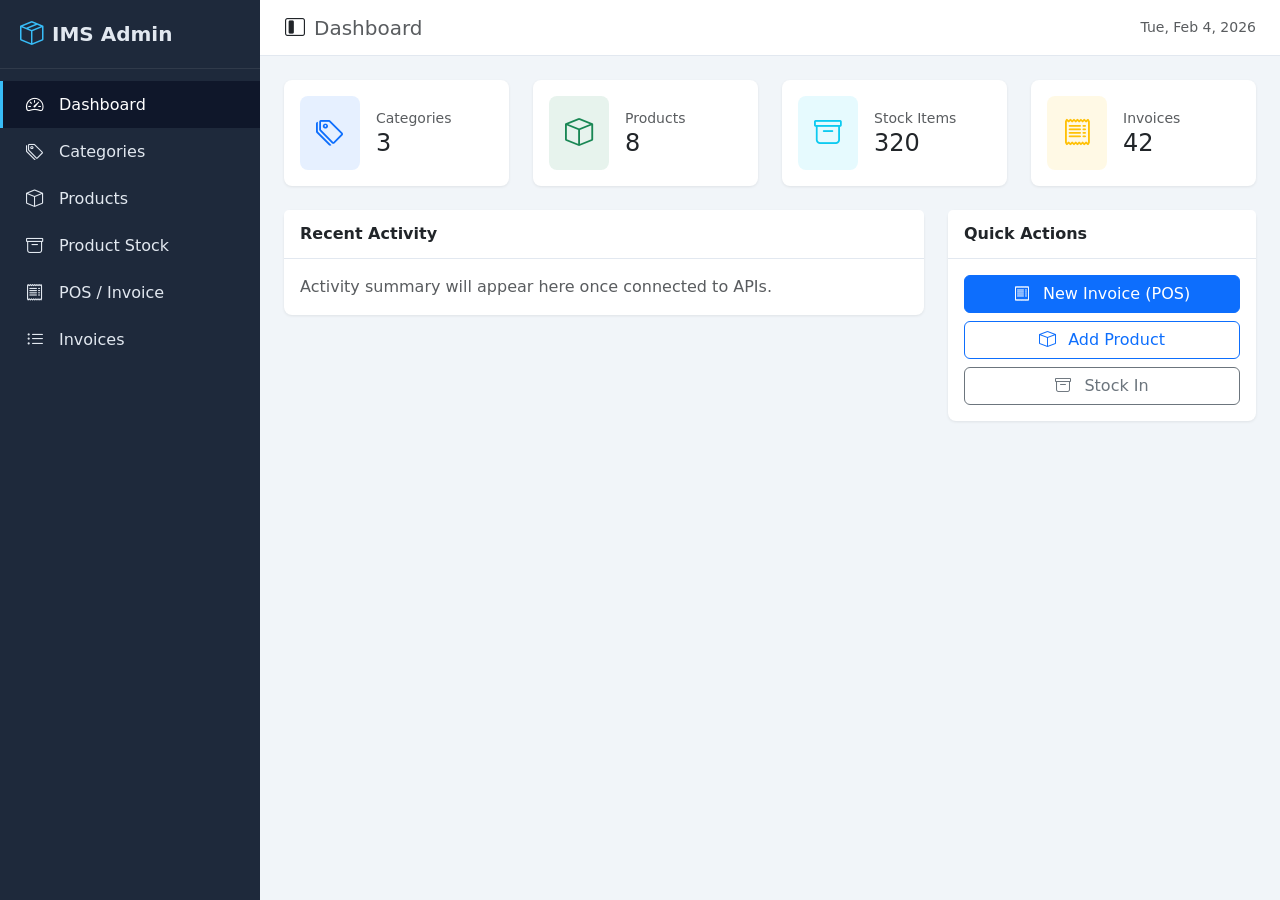
<file: HTML-Template IMS/index.html>
<!DOCTYPE html>
<html lang="en">
<head>
    <meta charset="utf-8">
    <meta http-equiv="refresh" content="0; url=dashboard.html">
    <title>IMS Admin</title>
</head>
<body>
    <p>Redirecting to <a href="dashboard.html">Dashboard</a>...</p>
</body>
</html>
</file>
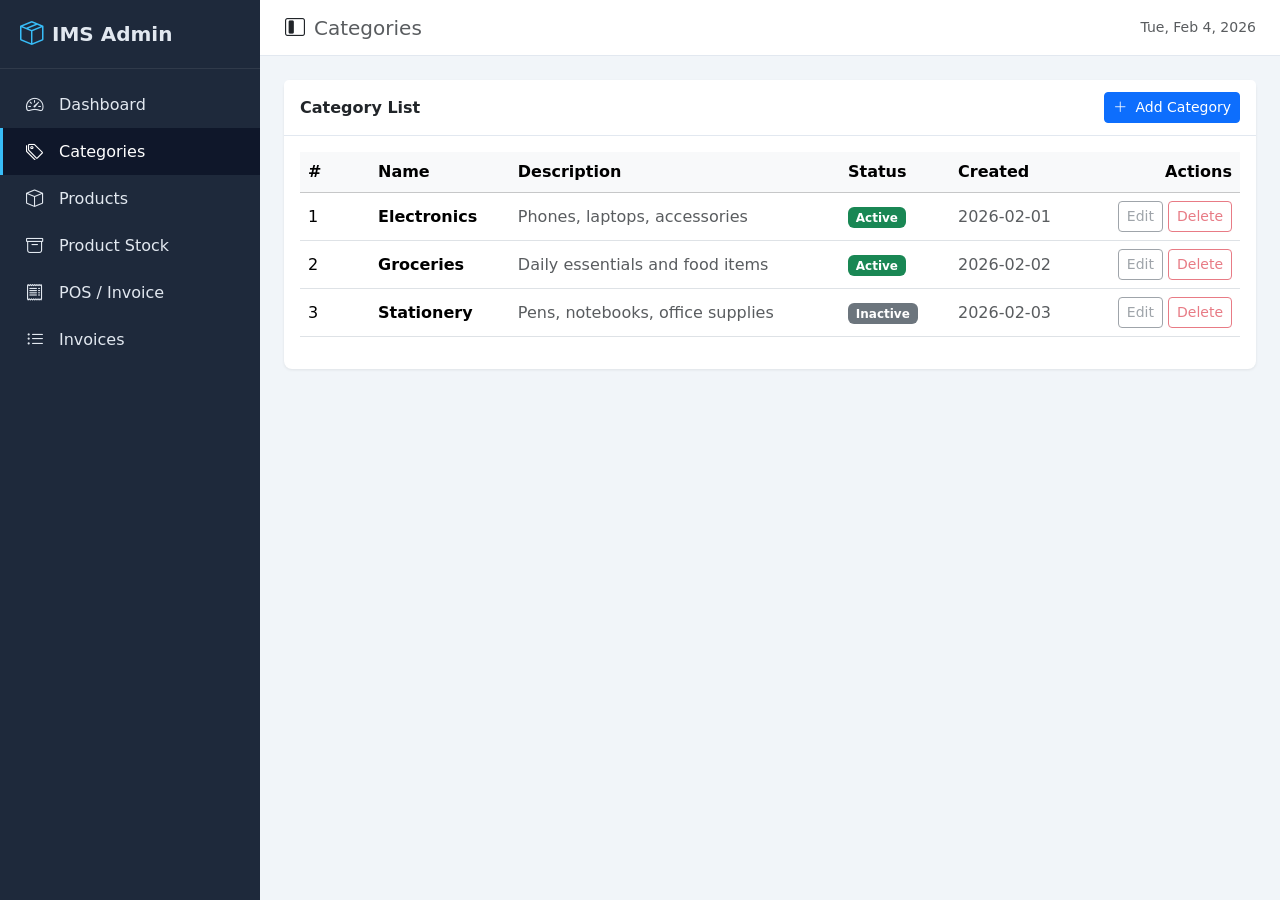
<file: HTML-Template IMS/categories.html>
<!DOCTYPE html>
<html lang="en">
<head>
    <meta charset="utf-8">
    <meta name="viewport" content="width=device-width, initial-scale=1">

    <title>Categories - IMS Admin</title>

    <!-- Bootstrap 5 CSS (CDN) -->
    <link href="https://cdn.jsdelivr.net/npm/bootstrap@5.3.2/dist/css/bootstrap.min.css" rel="stylesheet">
    <!-- Bootstrap Icons -->
    <link href="https://cdn.jsdelivr.net/npm/bootstrap-icons@1.11.1/font/bootstrap-icons.css" rel="stylesheet">
    <!-- Admin layout CSS -->
    <link href="css/admin.css" rel="stylesheet">
</head>
<body>
    <div class="admin-wrapper">
        <!-- Sidebar -->
        <aside class="admin-sidebar" id="adminSidebar">
            <div class="sidebar-brand">
                <i class="bi bi-box-seam"></i>
                <span>IMS Admin</span>
            </div>
            <nav class="nav flex-column">
                <a class="nav-link" href="dashboard.html">
                    <i class="bi bi-speedometer2"></i>
                    <span>Dashboard</span>
                </a>
                <a class="nav-link active" href="categories.html">
                    <i class="bi bi-tags"></i>
                    <span>Categories</span>
                </a>
                <a class="nav-link" href="products.html">
                    <i class="bi bi-box"></i>
                    <span>Products</span>
                </a>
                <a class="nav-link" href="stock.html">
                    <i class="bi bi-archive"></i>
                    <span>Product Stock</span>
                </a>
                <a class="nav-link" href="pos.html">
                    <i class="bi bi-receipt"></i>
                    <span>POS / Invoice</span>
                </a>
                <a class="nav-link" href="invoices.html">
                    <i class="bi bi-list-ul"></i>
                    <span>Invoices</span>
                </a>
            </nav>
        </aside>

        <!-- Main content area -->
        <main class="admin-main">
            <header class="admin-header">
                <div class="d-flex align-items-center gap-2">
                    <button class="btn btn-link d-none d-lg-inline p-0 text-dark" type="button" id="sidebarCollapseToggle" aria-label="Collapse sidebar">
                        <i class="bi bi-layout-sidebar-inset fs-5"></i>
                    </button>
                    <button class="btn btn-link d-lg-none p-0 text-dark" type="button" id="sidebarToggle" aria-label="Toggle sidebar">
                        <i class="bi bi-list fs-4"></i>
                    </button>
                    <h1 class="h5 mb-0 text-muted">Categories</h1>
                </div>
                <div class="d-flex align-items-center gap-2">
                    <span class="text-muted small">Tue, Feb 4, 2026</span>
                </div>
            </header>

            <div class="admin-content">
                <div class="card">
                    <div class="card-header d-flex justify-content-between align-items-center flex-wrap gap-2">
                        <span>Category List</span>
                        <button type="button" class="btn btn-sm btn-primary" data-bs-toggle="modal" data-bs-target="#categoryCreateModal">
                            <i class="bi bi-plus-lg me-1"></i> Add Category
                        </button>
                    </div>
                    <div class="card-body">
                        <div class="table-responsive">
                            <table class="table table-hover align-middle">
                                <thead class="table-light">
                                    <tr>
                                        <th style="width: 70px;">#</th>
                                        <th>Name</th>
                                        <th>Description</th>
                                        <th style="width: 110px;">Status</th>
                                        <th style="width: 130px;">Created</th>
                                        <th class="text-end" style="width: 160px;">Actions</th>
                                    </tr>
                                </thead>
                                <tbody>
                                    <!-- Static demo data (design only) -->
                                    <tr>
                                        <td>1</td>
                                        <td class="fw-semibold">Electronics</td>
                                        <td class="text-muted">Phones, laptops, accessories</td>
                                        <td><span class="badge text-bg-success">Active</span></td>
                                        <td class="text-muted">2026-02-01</td>
                                        <td class="text-end">
                                            <button type="button" class="btn btn-sm btn-outline-secondary" disabled>Edit</button>
                                            <button type="button" class="btn btn-sm btn-outline-danger" disabled>Delete</button>
                                        </td>
                                    </tr>
                                    <tr>
                                        <td>2</td>
                                        <td class="fw-semibold">Groceries</td>
                                        <td class="text-muted">Daily essentials and food items</td>
                                        <td><span class="badge text-bg-success">Active</span></td>
                                        <td class="text-muted">2026-02-02</td>
                                        <td class="text-end">
                                            <button type="button" class="btn btn-sm btn-outline-secondary" disabled>Edit</button>
                                            <button type="button" class="btn btn-sm btn-outline-danger" disabled>Delete</button>
                                        </td>
                                    </tr>
                                    <tr>
                                        <td>3</td>
                                        <td class="fw-semibold">Stationery</td>
                                        <td class="text-muted">Pens, notebooks, office supplies</td>
                                        <td><span class="badge text-bg-secondary">Inactive</span></td>
                                        <td class="text-muted">2026-02-03</td>
                                        <td class="text-end">
                                            <button type="button" class="btn btn-sm btn-outline-secondary" disabled>Edit</button>
                                            <button type="button" class="btn btn-sm btn-outline-danger" disabled>Delete</button>
                                        </td>
                                    </tr>
                                </tbody>
                            </table>
                        </div>
                    </div>
                </div>

                <!-- Add Category Modal -->
                <div class="modal fade" id="categoryCreateModal" tabindex="-1" aria-hidden="true">
                    <div class="modal-dialog modal-lg modal-dialog-centered">
                        <div class="modal-content">
                            <form action="#" method="POST" onsubmit="return false;">
                                <div class="modal-header">
                                    <h5 class="modal-title">Add Category</h5>
                                    <button type="button" class="btn-close" data-bs-dismiss="modal" aria-label="Close"></button>
                                </div>
                                <div class="modal-body">
                                    <div class="mb-3">
                                        <label class="form-label" for="categoryName">Name <span class="text-danger">*</span></label>
                                        <input type="text" name="name" id="categoryName" class="form-control" placeholder="e.g. Electronics" maxlength="255" required>
                                    </div>

                                    <div class="mb-3">
                                        <label class="form-label" for="categoryDescription">Description</label>
                                        <textarea name="description" id="categoryDescription" class="form-control" rows="3" placeholder="Optional description"></textarea>
                                    </div>

                                    <div class="form-check">
                                        <input class="form-check-input" type="checkbox" name="status" value="1" id="categoryStatus" checked>
                                        <label class="form-check-label" for="categoryStatus">Active</label>
                                    </div>
                                </div>
                                <div class="modal-footer">
                                    <button type="button" class="btn btn-outline-secondary" data-bs-dismiss="modal">Cancel</button>
                                    <button type="button" class="btn btn-primary" data-bs-dismiss="modal">
                                        <i class="bi bi-check2-circle me-1"></i> Save
                                    </button>
                                </div>
                            </form>
                        </div>
                    </div>
                </div>

            </div>
        </main>
    </div>

    <!-- Bootstrap 5 JS (CDN) -->
    <script src="https://cdn.jsdelivr.net/npm/bootstrap@5.3.2/dist/js/bootstrap.bundle.min.js"></script>
    <!-- Admin layout JS -->
    <script src="js/admin.js"></script>
</body>
</html>
</file>
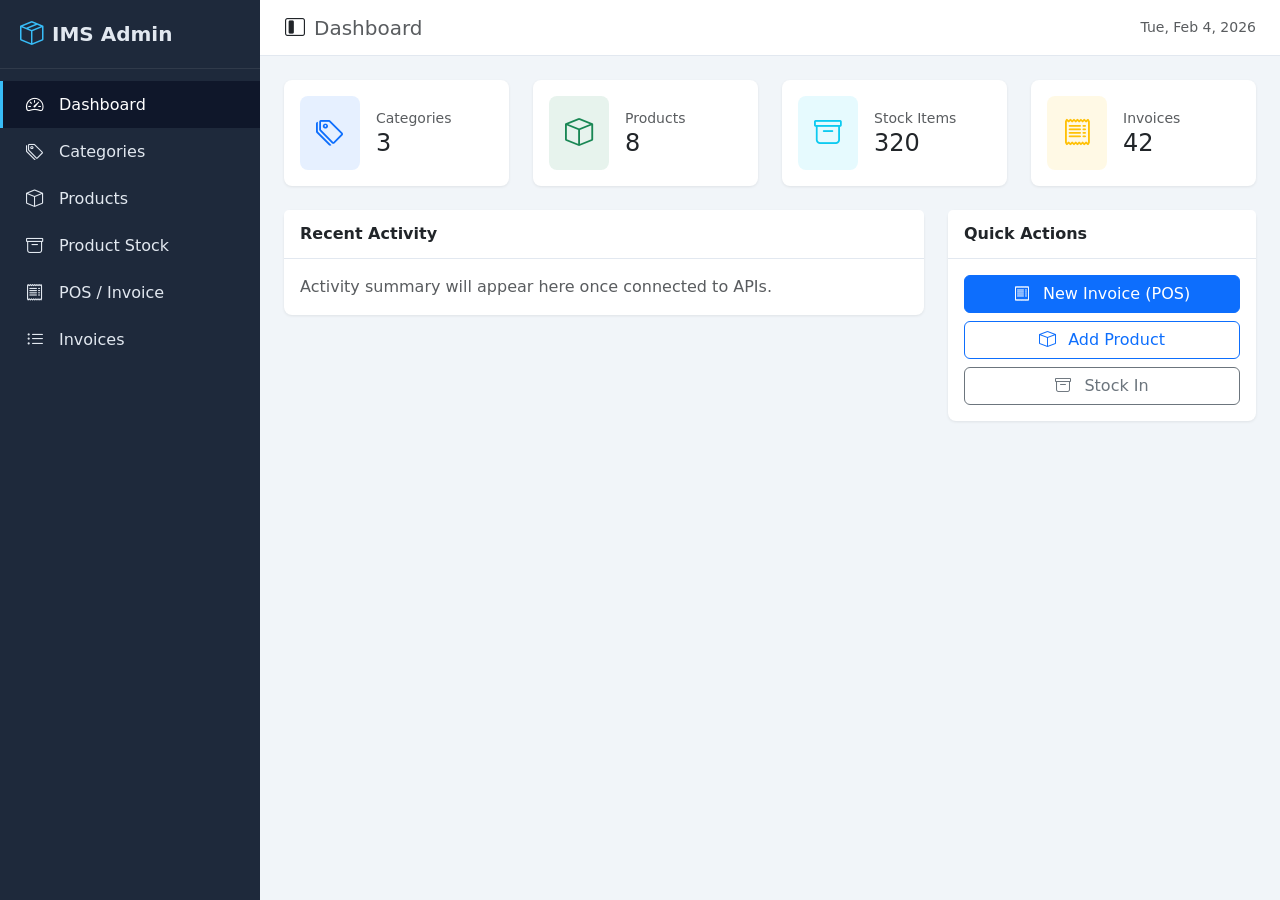
<file: HTML-Template IMS/dashboard.html>
<!DOCTYPE html>
<html lang="en">
<head>
    <meta charset="utf-8">
    <meta name="viewport" content="width=device-width, initial-scale=1">

    <title>Dashboard - IMS Admin</title>

    <!-- Bootstrap 5 CSS (CDN) -->
    <link href="https://cdn.jsdelivr.net/npm/bootstrap@5.3.2/dist/css/bootstrap.min.css" rel="stylesheet">
    <!-- Bootstrap Icons -->
    <link href="https://cdn.jsdelivr.net/npm/bootstrap-icons@1.11.1/font/bootstrap-icons.css" rel="stylesheet">
    <!-- Admin layout CSS -->
    <link href="css/admin.css" rel="stylesheet">
</head>
<body>
    <div class="admin-wrapper">
        <!-- Sidebar -->
        <aside class="admin-sidebar" id="adminSidebar">
            <div class="sidebar-brand">
                <i class="bi bi-box-seam"></i>
                <span>IMS Admin</span>
            </div>
            <nav class="nav flex-column">
                <a class="nav-link active" href="dashboard.html">
                    <i class="bi bi-speedometer2"></i>
                    <span>Dashboard</span>
                </a>
                <a class="nav-link" href="categories.html">
                    <i class="bi bi-tags"></i>
                    <span>Categories</span>
                </a>
                <a class="nav-link" href="products.html">
                    <i class="bi bi-box"></i>
                    <span>Products</span>
                </a>
                <a class="nav-link" href="stock.html">
                    <i class="bi bi-archive"></i>
                    <span>Product Stock</span>
                </a>
                <a class="nav-link" href="pos.html">
                    <i class="bi bi-receipt"></i>
                    <span>POS / Invoice</span>
                </a>
                <a class="nav-link" href="invoices.html">
                    <i class="bi bi-list-ul"></i>
                    <span>Invoices</span>
                </a>
            </nav>
        </aside>

        <!-- Main content area -->
        <main class="admin-main">
            <header class="admin-header">
                <div class="d-flex align-items-center gap-2">
                    <button class="btn btn-link d-none d-lg-inline p-0 text-dark" type="button" id="sidebarCollapseToggle" aria-label="Collapse sidebar">
                        <i class="bi bi-layout-sidebar-inset fs-5"></i>
                    </button>
                    <button class="btn btn-link d-lg-none p-0 text-dark" type="button" id="sidebarToggle" aria-label="Toggle sidebar">
                        <i class="bi bi-list fs-4"></i>
                    </button>
                    <h1 class="h5 mb-0 text-muted">Dashboard</h1>
                </div>
                <div class="d-flex align-items-center gap-2">
                    <span class="text-muted small">Tue, Feb 4, 2026</span>
                </div>
            </header>

            <div class="admin-content">
                <div class="row g-4 mb-4">
                    <div class="col-sm-6 col-xl-3">
                        <div class="card h-100">
                            <div class="card-body d-flex align-items-center gap-3">
                                <div class="rounded-3 bg-primary bg-opacity-10 p-3">
                                    <i class="bi bi-tags text-primary fs-3"></i>
                                </div>
                                <div>
                                    <p class="text-muted small mb-0">Categories</p>
                                    <h4 class="mb-0">3</h4>
                                </div>
                            </div>
                        </div>
                    </div>
                    <div class="col-sm-6 col-xl-3">
                        <div class="card h-100">
                            <div class="card-body d-flex align-items-center gap-3">
                                <div class="rounded-3 bg-success bg-opacity-10 p-3">
                                    <i class="bi bi-box text-success fs-3"></i>
                                </div>
                                <div>
                                    <p class="text-muted small mb-0">Products</p>
                                    <h4 class="mb-0">8</h4>
                                </div>
                            </div>
                        </div>
                    </div>
                    <div class="col-sm-6 col-xl-3">
                        <div class="card h-100">
                            <div class="card-body d-flex align-items-center gap-3">
                                <div class="rounded-3 bg-info bg-opacity-10 p-3">
                                    <i class="bi bi-archive text-info fs-3"></i>
                                </div>
                                <div>
                                    <p class="text-muted small mb-0">Stock Items</p>
                                    <h4 class="mb-0">320</h4>
                                </div>
                            </div>
                        </div>
                    </div>
                    <div class="col-sm-6 col-xl-3">
                        <div class="card h-100">
                            <div class="card-body d-flex align-items-center gap-3">
                                <div class="rounded-3 bg-warning bg-opacity-10 p-3">
                                    <i class="bi bi-receipt text-warning fs-3"></i>
                                </div>
                                <div>
                                    <p class="text-muted small mb-0">Invoices</p>
                                    <h4 class="mb-0">42</h4>
                                </div>
                            </div>
                        </div>
                    </div>
                </div>

                <div class="row g-4">
                    <div class="col-lg-8">
                        <div class="card">
                            <div class="card-header">Recent Activity</div>
                            <div class="card-body">
                                <p class="text-muted mb-0">Activity summary will appear here once connected to APIs.</p>
                            </div>
                        </div>
                    </div>
                    <div class="col-lg-4">
                        <div class="card">
                            <div class="card-header">Quick Actions</div>
                            <div class="card-body">
                                <div class="d-grid gap-2">
                                    <a href="pos.html" class="btn btn-primary">
                                        <i class="bi bi-receipt me-2"></i> New Invoice (POS)
                                    </a>
                                    <a href="products.html" class="btn btn-outline-primary">
                                        <i class="bi bi-box me-2"></i> Add Product
                                    </a>
                                    <a href="stock.html" class="btn btn-outline-secondary">
                                        <i class="bi bi-archive me-2"></i> Stock In
                                    </a>
                                </div>
                            </div>
                        </div>
                    </div>
                </div>
            </div>
        </main>
    </div>

    <!-- Bootstrap 5 JS (CDN) -->
    <script src="https://cdn.jsdelivr.net/npm/bootstrap@5.3.2/dist/js/bootstrap.bundle.min.js"></script>
    <!-- Admin layout JS -->
    <script src="js/admin.js"></script>
</body>
</html>
</file>
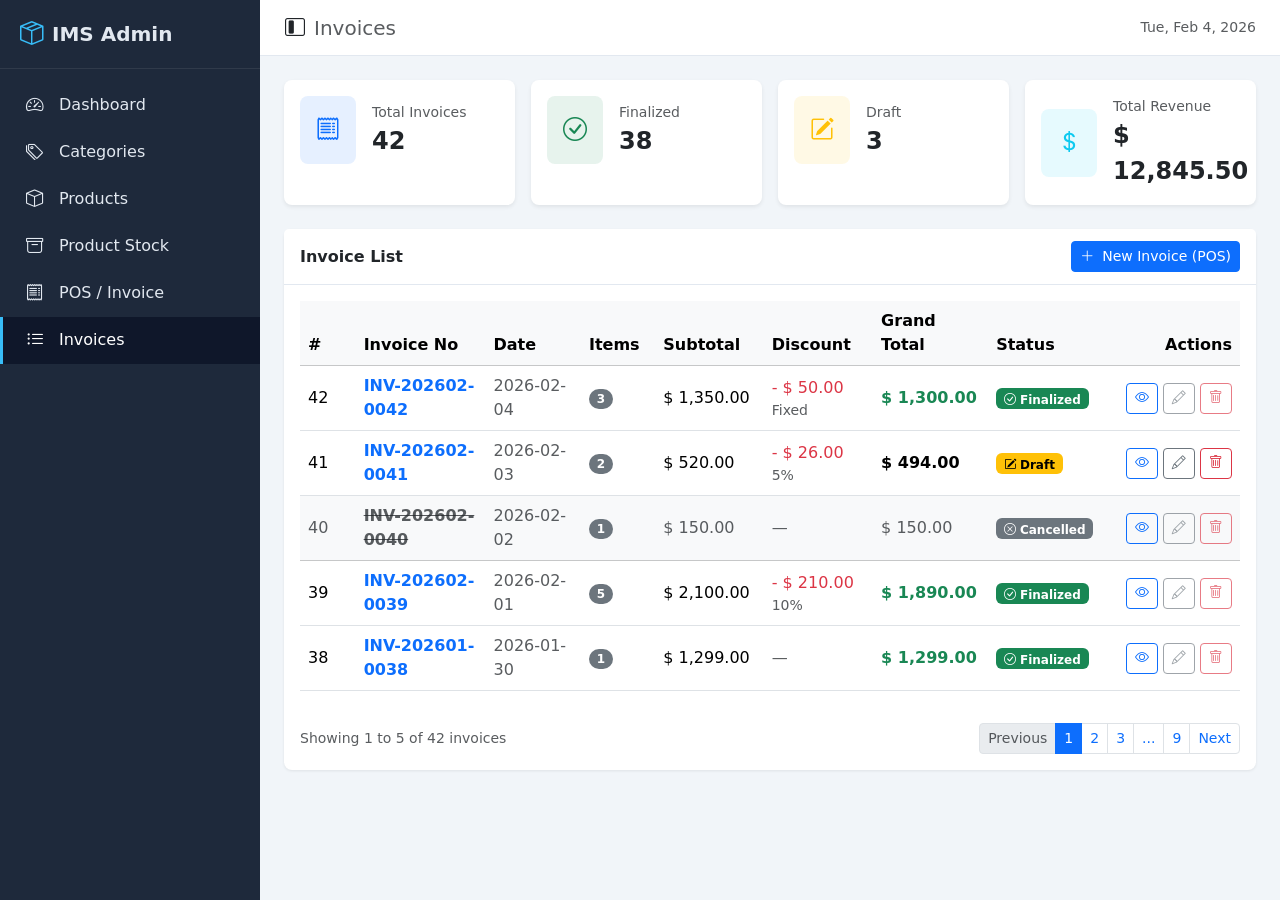
<file: HTML-Template IMS/invoices.html>
<!DOCTYPE html>
<html lang="en">
<head>
    <meta charset="utf-8">
    <meta name="viewport" content="width=device-width, initial-scale=1">

    <title>Invoices - IMS Admin</title>

    <!-- Bootstrap 5 CSS (CDN) -->
    <link href="https://cdn.jsdelivr.net/npm/bootstrap@5.3.2/dist/css/bootstrap.min.css" rel="stylesheet">
    <!-- Bootstrap Icons -->
    <link href="https://cdn.jsdelivr.net/npm/bootstrap-icons@1.11.1/font/bootstrap-icons.css" rel="stylesheet">
    <!-- Admin layout CSS -->
    <link href="css/admin.css" rel="stylesheet">
</head>
<body>
    <div class="admin-wrapper">
        <!-- Sidebar -->
        <aside class="admin-sidebar" id="adminSidebar">
            <div class="sidebar-brand">
                <i class="bi bi-box-seam"></i>
                <span>IMS Admin</span>
            </div>
            <nav class="nav flex-column">
                <a class="nav-link" href="dashboard.html">
                    <i class="bi bi-speedometer2"></i>
                    <span>Dashboard</span>
                </a>
                <a class="nav-link" href="categories.html">
                    <i class="bi bi-tags"></i>
                    <span>Categories</span>
                </a>
                <a class="nav-link" href="products.html">
                    <i class="bi bi-box"></i>
                    <span>Products</span>
                </a>
                <a class="nav-link" href="stock.html">
                    <i class="bi bi-archive"></i>
                    <span>Product Stock</span>
                </a>
                <a class="nav-link" href="pos.html">
                    <i class="bi bi-receipt"></i>
                    <span>POS / Invoice</span>
                </a>
                <a class="nav-link active" href="invoices.html">
                    <i class="bi bi-list-ul"></i>
                    <span>Invoices</span>
                </a>
            </nav>
        </aside>

        <!-- Main content area -->
        <main class="admin-main">
            <header class="admin-header">
                <div class="d-flex align-items-center gap-2">
                    <button class="btn btn-link d-none d-lg-inline p-0 text-dark" type="button" id="sidebarCollapseToggle" aria-label="Collapse sidebar">
                        <i class="bi bi-layout-sidebar-inset fs-5"></i>
                    </button>
                    <button class="btn btn-link d-lg-none p-0 text-dark" type="button" id="sidebarToggle" aria-label="Toggle sidebar">
                        <i class="bi bi-list fs-4"></i>
                    </button>
                    <h1 class="h5 mb-0 text-muted">Invoices</h1>
                </div>
                <div class="d-flex align-items-center gap-2">
                    <span class="text-muted small">Tue, Feb 4, 2026</span>
                </div>
            </header>

            <div class="admin-content">
                <!-- Summary cards -->
                <div class="row g-3 mb-4">
                    <div class="col-sm-6 col-lg-3">
                        <div class="card border-0 shadow-sm h-100">
                            <div class="card-body">
                                <div class="d-flex align-items-center">
                                    <div class="flex-shrink-0 bg-primary bg-opacity-10 rounded-3 p-3 me-3">
                                        <i class="bi bi-receipt text-primary fs-4"></i>
                                    </div>
                                    <div>
                                        <div class="text-muted small">Total Invoices</div>
                                        <div class="fs-4 fw-semibold">42</div>
                                    </div>
                                </div>
                            </div>
                        </div>
                    </div>
                    <div class="col-sm-6 col-lg-3">
                        <div class="card border-0 shadow-sm h-100">
                            <div class="card-body">
                                <div class="d-flex align-items-center">
                                    <div class="flex-shrink-0 bg-success bg-opacity-10 rounded-3 p-3 me-3">
                                        <i class="bi bi-check-circle text-success fs-4"></i>
                                    </div>
                                    <div>
                                        <div class="text-muted small">Finalized</div>
                                        <div class="fs-4 fw-semibold">38</div>
                                    </div>
                                </div>
                            </div>
                        </div>
                    </div>
                    <div class="col-sm-6 col-lg-3">
                        <div class="card border-0 shadow-sm h-100">
                            <div class="card-body">
                                <div class="d-flex align-items-center">
                                    <div class="flex-shrink-0 bg-warning bg-opacity-10 rounded-3 p-3 me-3">
                                        <i class="bi bi-pencil-square text-warning fs-4"></i>
                                    </div>
                                    <div>
                                        <div class="text-muted small">Draft</div>
                                        <div class="fs-4 fw-semibold">3</div>
                                    </div>
                                </div>
                            </div>
                        </div>
                    </div>
                    <div class="col-sm-6 col-lg-3">
                        <div class="card border-0 shadow-sm h-100">
                            <div class="card-body">
                                <div class="d-flex align-items-center">
                                    <div class="flex-shrink-0 bg-info bg-opacity-10 rounded-3 p-3 me-3">
                                        <i class="bi bi-currency-dollar text-info fs-4"></i>
                                    </div>
                                    <div>
                                        <div class="text-muted small">Total Revenue</div>
                                        <div class="fs-4 fw-semibold">$ 12,845.50</div>
                                    </div>
                                </div>
                            </div>
                        </div>
                    </div>
                </div>

                <div class="card">
                    <div class="card-header d-flex justify-content-between align-items-center flex-wrap gap-2">
                        <span>Invoice List</span>
                        <a href="pos.html" class="btn btn-sm btn-primary">
                            <i class="bi bi-plus-lg me-1"></i> New Invoice (POS)
                        </a>
                    </div>
                    <div class="card-body">
                        <div class="table-responsive">
                            <table class="table table-hover align-middle">
                                <thead class="table-light">
                                    <tr>
                                        <th style="width: 70px;">#</th>
                                        <th style="width: 160px;">Invoice No</th>
                                        <th style="width: 120px;">Date</th>
                                        <th style="width: 80px;">Items</th>
                                        <th style="width: 120px;">Subtotal</th>
                                        <th style="width: 120px;">Discount</th>
                                        <th style="width: 130px;">Grand Total</th>
                                        <th style="width: 110px;">Status</th>
                                        <th class="text-end" style="width: 180px;">Actions</th>
                                    </tr>
                                </thead>
                                <tbody>
                                    <!-- Static demo data (design only) -->

                                    <!-- Finalized invoice -->
                                    <tr>
                                        <td>42</td>
                                        <td>
                                            <span class="fw-semibold text-primary">INV-202602-0042</span>
                                        </td>
                                        <td class="text-muted">2026-02-04</td>
                                        <td>
                                            <span class="badge bg-secondary rounded-pill">3</span>
                                        </td>
                                        <td>$ 1,350.00</td>
                                        <td>
                                            <span class="text-danger">- $ 50.00</span>
                                            <div class="text-muted small">Fixed</div>
                                        </td>
                                        <td class="fw-semibold text-success">$ 1,300.00</td>
                                        <td>
                                            <span class="badge text-bg-success">
                                                <i class="bi bi-check-circle me-1"></i>Finalized
                                            </span>
                                        </td>
                                        <td class="text-end">
                                            <button type="button" class="btn btn-sm btn-outline-primary" title="View">
                                                <i class="bi bi-eye"></i>
                                            </button>
                                            <button type="button" class="btn btn-sm btn-outline-secondary" disabled title="Cannot edit finalized">
                                                <i class="bi bi-pencil"></i>
                                            </button>
                                            <button type="button" class="btn btn-sm btn-outline-danger" disabled title="Cannot delete finalized">
                                                <i class="bi bi-trash"></i>
                                            </button>
                                        </td>
                                    </tr>

                                    <!-- Draft invoice -->
                                    <tr>
                                        <td>41</td>
                                        <td>
                                            <span class="fw-semibold text-primary">INV-202602-0041</span>
                                        </td>
                                        <td class="text-muted">2026-02-03</td>
                                        <td>
                                            <span class="badge bg-secondary rounded-pill">2</span>
                                        </td>
                                        <td>$ 520.00</td>
                                        <td>
                                            <span class="text-danger">- $ 26.00</span>
                                            <div class="text-muted small">5%</div>
                                        </td>
                                        <td class="fw-semibold">$ 494.00</td>
                                        <td>
                                            <span class="badge text-bg-warning">
                                                <i class="bi bi-pencil-square me-1"></i>Draft
                                            </span>
                                        </td>
                                        <td class="text-end">
                                            <button type="button" class="btn btn-sm btn-outline-primary" title="View">
                                                <i class="bi bi-eye"></i>
                                            </button>
                                            <button type="button" class="btn btn-sm btn-outline-secondary" title="Edit">
                                                <i class="bi bi-pencil"></i>
                                            </button>
                                            <button type="button" class="btn btn-sm btn-outline-danger" title="Delete">
                                                <i class="bi bi-trash"></i>
                                            </button>
                                        </td>
                                    </tr>

                                    <!-- Cancelled invoice -->
                                    <tr class="table-light">
                                        <td class="text-muted">40</td>
                                        <td>
                                            <span class="fw-semibold text-muted text-decoration-line-through">INV-202602-0040</span>
                                        </td>
                                        <td class="text-muted">2026-02-02</td>
                                        <td>
                                            <span class="badge bg-secondary rounded-pill">1</span>
                                        </td>
                                        <td class="text-muted">$ 150.00</td>
                                        <td class="text-muted">—</td>
                                        <td class="text-muted">$ 150.00</td>
                                        <td>
                                            <span class="badge text-bg-secondary">
                                                <i class="bi bi-x-circle me-1"></i>Cancelled
                                            </span>
                                        </td>
                                        <td class="text-end">
                                            <button type="button" class="btn btn-sm btn-outline-primary" title="View">
                                                <i class="bi bi-eye"></i>
                                            </button>
                                            <button type="button" class="btn btn-sm btn-outline-secondary" disabled>
                                                <i class="bi bi-pencil"></i>
                                            </button>
                                            <button type="button" class="btn btn-sm btn-outline-danger" disabled>
                                                <i class="bi bi-trash"></i>
                                            </button>
                                        </td>
                                    </tr>

                                    <!-- More finalized invoices -->
                                    <tr>
                                        <td>39</td>
                                        <td>
                                            <span class="fw-semibold text-primary">INV-202602-0039</span>
                                        </td>
                                        <td class="text-muted">2026-02-01</td>
                                        <td>
                                            <span class="badge bg-secondary rounded-pill">5</span>
                                        </td>
                                        <td>$ 2,100.00</td>
                                        <td>
                                            <span class="text-danger">- $ 210.00</span>
                                            <div class="text-muted small">10%</div>
                                        </td>
                                        <td class="fw-semibold text-success">$ 1,890.00</td>
                                        <td>
                                            <span class="badge text-bg-success">
                                                <i class="bi bi-check-circle me-1"></i>Finalized
                                            </span>
                                        </td>
                                        <td class="text-end">
                                            <button type="button" class="btn btn-sm btn-outline-primary" title="View">
                                                <i class="bi bi-eye"></i>
                                            </button>
                                            <button type="button" class="btn btn-sm btn-outline-secondary" disabled title="Cannot edit finalized">
                                                <i class="bi bi-pencil"></i>
                                            </button>
                                            <button type="button" class="btn btn-sm btn-outline-danger" disabled title="Cannot delete finalized">
                                                <i class="bi bi-trash"></i>
                                            </button>
                                        </td>
                                    </tr>

                                    <tr>
                                        <td>38</td>
                                        <td>
                                            <span class="fw-semibold text-primary">INV-202601-0038</span>
                                        </td>
                                        <td class="text-muted">2026-01-30</td>
                                        <td>
                                            <span class="badge bg-secondary rounded-pill">1</span>
                                        </td>
                                        <td>$ 1,299.00</td>
                                        <td class="text-muted">—</td>
                                        <td class="fw-semibold text-success">$ 1,299.00</td>
                                        <td>
                                            <span class="badge text-bg-success">
                                                <i class="bi bi-check-circle me-1"></i>Finalized
                                            </span>
                                        </td>
                                        <td class="text-end">
                                            <button type="button" class="btn btn-sm btn-outline-primary" title="View">
                                                <i class="bi bi-eye"></i>
                                            </button>
                                            <button type="button" class="btn btn-sm btn-outline-secondary" disabled title="Cannot edit finalized">
                                                <i class="bi bi-pencil"></i>
                                            </button>
                                            <button type="button" class="btn btn-sm btn-outline-danger" disabled title="Cannot delete finalized">
                                                <i class="bi bi-trash"></i>
                                            </button>
                                        </td>
                                    </tr>
                                </tbody>
                            </table>
                        </div>

                        <!-- Pagination placeholder -->
                        <nav class="d-flex justify-content-between align-items-center mt-3">
                            <div class="text-muted small">Showing 1 to 5 of 42 invoices</div>
                            <ul class="pagination pagination-sm mb-0">
                                <li class="page-item disabled"><a class="page-link" href="#">Previous</a></li>
                                <li class="page-item active"><a class="page-link" href="#">1</a></li>
                                <li class="page-item"><a class="page-link" href="#">2</a></li>
                                <li class="page-item"><a class="page-link" href="#">3</a></li>
                                <li class="page-item"><a class="page-link" href="#">...</a></li>
                                <li class="page-item"><a class="page-link" href="#">9</a></li>
                                <li class="page-item"><a class="page-link" href="#">Next</a></li>
                            </ul>
                        </nav>
                    </div>
                </div>
            </div>
        </main>
    </div>

    <!-- Bootstrap 5 JS (CDN) -->
    <script src="https://cdn.jsdelivr.net/npm/bootstrap@5.3.2/dist/js/bootstrap.bundle.min.js"></script>
    <!-- Admin layout JS -->
    <script src="js/admin.js"></script>
</body>
</html>
</file>
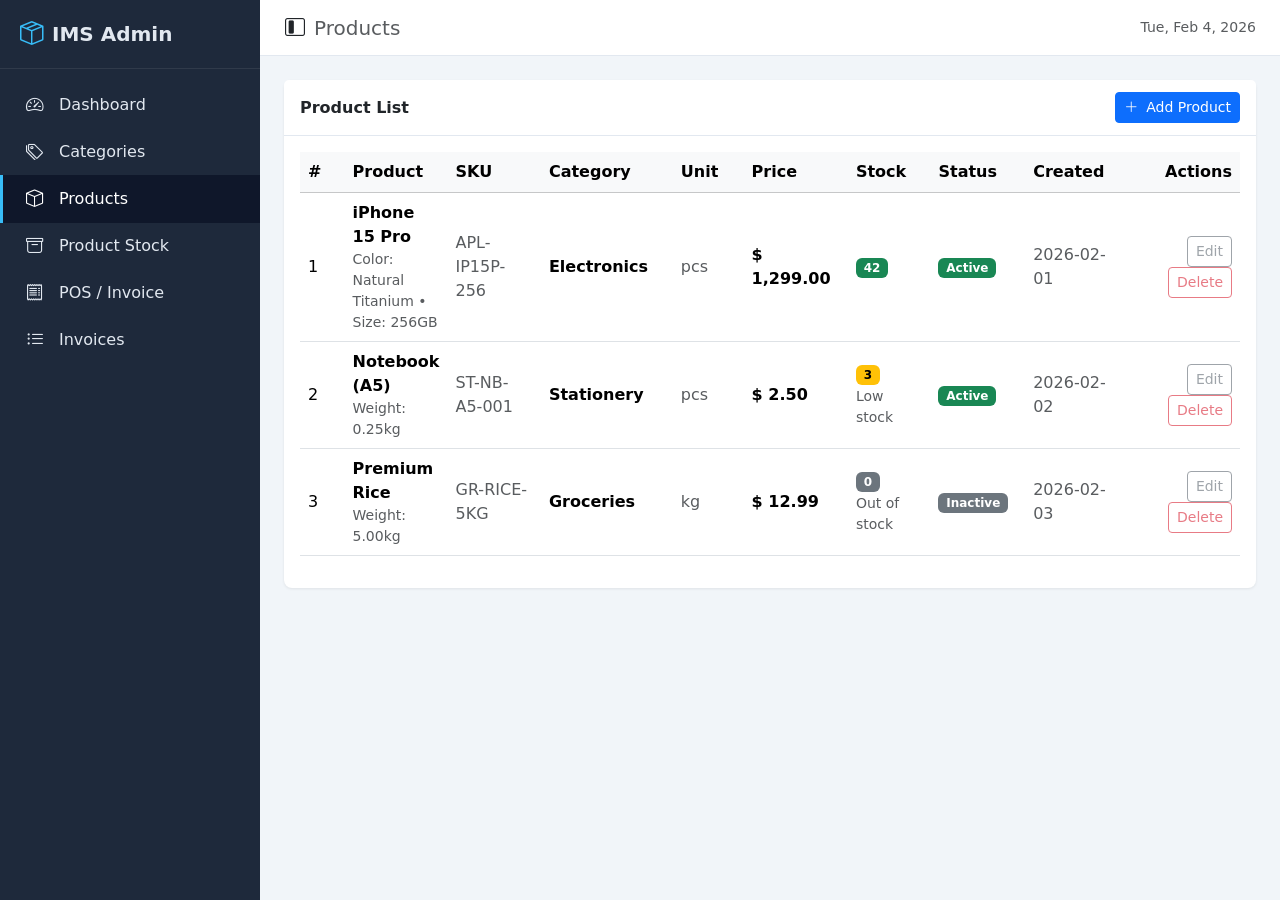
<file: HTML-Template IMS/products.html>
<!DOCTYPE html>
<html lang="en">
<head>
    <meta charset="utf-8">
    <meta name="viewport" content="width=device-width, initial-scale=1">

    <title>Products - IMS Admin</title>

    <!-- Bootstrap 5 CSS (CDN) -->
    <link href="https://cdn.jsdelivr.net/npm/bootstrap@5.3.2/dist/css/bootstrap.min.css" rel="stylesheet">
    <!-- Bootstrap Icons -->
    <link href="https://cdn.jsdelivr.net/npm/bootstrap-icons@1.11.1/font/bootstrap-icons.css" rel="stylesheet">
    <!-- Admin layout CSS -->
    <link href="css/admin.css" rel="stylesheet">
</head>
<body>
    <div class="admin-wrapper">
        <!-- Sidebar -->
        <aside class="admin-sidebar" id="adminSidebar">
            <div class="sidebar-brand">
                <i class="bi bi-box-seam"></i>
                <span>IMS Admin</span>
            </div>
            <nav class="nav flex-column">
                <a class="nav-link" href="dashboard.html">
                    <i class="bi bi-speedometer2"></i>
                    <span>Dashboard</span>
                </a>
                <a class="nav-link" href="categories.html">
                    <i class="bi bi-tags"></i>
                    <span>Categories</span>
                </a>
                <a class="nav-link active" href="products.html">
                    <i class="bi bi-box"></i>
                    <span>Products</span>
                </a>
                <a class="nav-link" href="stock.html">
                    <i class="bi bi-archive"></i>
                    <span>Product Stock</span>
                </a>
                <a class="nav-link" href="pos.html">
                    <i class="bi bi-receipt"></i>
                    <span>POS / Invoice</span>
                </a>
                <a class="nav-link" href="invoices.html">
                    <i class="bi bi-list-ul"></i>
                    <span>Invoices</span>
                </a>
            </nav>
        </aside>

        <!-- Main content area -->
        <main class="admin-main">
            <header class="admin-header">
                <div class="d-flex align-items-center gap-2">
                    <button class="btn btn-link d-none d-lg-inline p-0 text-dark" type="button" id="sidebarCollapseToggle" aria-label="Collapse sidebar">
                        <i class="bi bi-layout-sidebar-inset fs-5"></i>
                    </button>
                    <button class="btn btn-link d-lg-none p-0 text-dark" type="button" id="sidebarToggle" aria-label="Toggle sidebar">
                        <i class="bi bi-list fs-4"></i>
                    </button>
                    <h1 class="h5 mb-0 text-muted">Products</h1>
                </div>
                <div class="d-flex align-items-center gap-2">
                    <span class="text-muted small">Tue, Feb 4, 2026</span>
                </div>
            </header>

            <div class="admin-content">
                <div class="card">
                    <div class="card-header d-flex justify-content-between align-items-center flex-wrap gap-2">
                        <span>Product List</span>
                        <button type="button" class="btn btn-sm btn-primary" data-bs-toggle="modal" data-bs-target="#productCreateModal">
                            <i class="bi bi-plus-lg me-1"></i> Add Product
                        </button>
                    </div>
                    <div class="card-body">
                        <div class="table-responsive">
                            <table class="table table-hover align-middle">
                                <thead class="table-light">
                                    <tr>
                                        <th style="width: 70px;">#</th>
                                        <th>Product</th>
                                        <th style="width: 140px;">SKU</th>
                                        <th style="width: 160px;">Category</th>
                                        <th style="width: 100px;">Unit</th>
                                        <th style="width: 120px;">Price</th>
                                        <th style="width: 110px;">Stock</th>
                                        <th style="width: 110px;">Status</th>
                                        <th style="width: 130px;">Created</th>
                                        <th class="text-end" style="width: 160px;">Actions</th>
                                    </tr>
                                </thead>
                                <tbody>
                                    <!-- Static demo data (design only) -->
                                    <tr>
                                        <td>1</td>
                                        <td>
                                            <div class="fw-semibold">iPhone 15 Pro</div>
                                            <div class="text-muted small">Color: Natural Titanium • Size: 256GB</div>
                                        </td>
                                        <td class="text-muted">APL-IP15P-256</td>
                                        <td class="fw-semibold">Electronics</td>
                                        <td class="text-muted">pcs</td>
                                        <td class="fw-semibold">$ 1,299.00</td>
                                        <td>
                                            <span class="badge text-bg-success">42</span>
                                        </td>
                                        <td><span class="badge text-bg-success">Active</span></td>
                                        <td class="text-muted">2026-02-01</td>
                                        <td class="text-end">
                                            <button type="button" class="btn btn-sm btn-outline-secondary" disabled>Edit</button>
                                            <button type="button" class="btn btn-sm btn-outline-danger" disabled>Delete</button>
                                        </td>
                                    </tr>
                                    <tr>
                                        <td>2</td>
                                        <td>
                                            <div class="fw-semibold">Notebook (A5)</div>
                                            <div class="text-muted small">Weight: 0.25kg</div>
                                        </td>
                                        <td class="text-muted">ST-NB-A5-001</td>
                                        <td class="fw-semibold">Stationery</td>
                                        <td class="text-muted">pcs</td>
                                        <td class="fw-semibold">$ 2.50</td>
                                        <td>
                                            <span class="badge text-bg-warning">3</span>
                                            <div class="text-muted small">Low stock</div>
                                        </td>
                                        <td><span class="badge text-bg-success">Active</span></td>
                                        <td class="text-muted">2026-02-02</td>
                                        <td class="text-end">
                                            <button type="button" class="btn btn-sm btn-outline-secondary" disabled>Edit</button>
                                            <button type="button" class="btn btn-sm btn-outline-danger" disabled>Delete</button>
                                        </td>
                                    </tr>
                                    <tr>
                                        <td>3</td>
                                        <td>
                                            <div class="fw-semibold">Premium Rice</div>
                                            <div class="text-muted small">Weight: 5.00kg</div>
                                        </td>
                                        <td class="text-muted">GR-RICE-5KG</td>
                                        <td class="fw-semibold">Groceries</td>
                                        <td class="text-muted">kg</td>
                                        <td class="fw-semibold">$ 12.99</td>
                                        <td>
                                            <span class="badge text-bg-secondary">0</span>
                                            <div class="text-muted small">Out of stock</div>
                                        </td>
                                        <td><span class="badge text-bg-secondary">Inactive</span></td>
                                        <td class="text-muted">2026-02-03</td>
                                        <td class="text-end">
                                            <button type="button" class="btn btn-sm btn-outline-secondary" disabled>Edit</button>
                                            <button type="button" class="btn btn-sm btn-outline-danger" disabled>Delete</button>
                                        </td>
                                    </tr>
                                </tbody>
                            </table>
                        </div>
                    </div>
                </div>

                <!-- Add Product Modal -->
                <div class="modal fade" id="productCreateModal" tabindex="-1" aria-hidden="true">
                    <div class="modal-dialog modal-xl modal-dialog-centered modal-dialog-scrollable">
                        <div class="modal-content border-0 shadow">
                            <form action="#" method="POST" onsubmit="return false;">
                                <div class="modal-header border-0 pb-0">
                                    <h5 class="modal-title fw-semibold d-flex align-items-center gap-2">
                                        <i class="bi bi-box-seam text-primary"></i>
                                        Add Product
                                    </h5>
                                    <button type="button" class="btn-close" data-bs-dismiss="modal" aria-label="Close"></button>
                                </div>

                                <div class="modal-body pt-2">
                                    <!-- Section: Basic info -->
                                    <div class="product-modal-section mb-4">
                                        <h6 class="product-modal-section-title text-uppercase text-muted small fw-semibold mb-3">
                                            <i class="bi bi-info-circle me-1"></i> Basic information
                                        </h6>
                                        <div class="row g-3">
                                            <div class="col-md-6">
                                                <label class="form-label" for="productName">Product name <span class="text-danger">*</span></label>
                                                <input type="text" name="product_name" id="productName" class="form-control" placeholder="e.g. iPhone 15 Pro" maxlength="255" required>
                                            </div>
                                            <div class="col-md-3">
                                                <label class="form-label" for="productSku">SKU <span class="text-danger">*</span></label>
                                                <input type="text" name="sku" id="productSku" class="form-control" placeholder="e.g. APL-IP15P-256" maxlength="255" required>
                                                <div class="form-text">Unique product code</div>
                                            </div>
                                            <div class="col-md-3">
                                                <label class="form-label" for="productCategoryId">Category <span class="text-danger">*</span></label>
                                                <select name="category_id" id="productCategoryId" class="form-select" required>
                                                    <option value="" selected disabled>Select category</option>
                                                    <option value="1">Electronics</option>
                                                    <option value="2">Groceries</option>
                                                    <option value="3">Stationery</option>
                                                </select>
                                            </div>
                                        </div>
                                    </div>

                                    <!-- Section: Pricing & stock -->
                                    <div class="product-modal-section mb-4">
                                        <h6 class="product-modal-section-title text-uppercase text-muted small fw-semibold mb-3">
                                            <i class="bi bi-currency-dollar me-1"></i> Pricing & stock
                                        </h6>
                                        <div class="row g-3">
                                            <div class="col-md-2">
                                                <label class="form-label" for="productUnit">Unit <span class="text-danger">*</span></label>
                                                <input type="text" name="unit" id="productUnit" class="form-control" placeholder="pcs, kg, box" maxlength="50" required>
                                            </div>
                                            <div class="col-md-3">
                                                <label class="form-label" for="productPrice">Price <span class="text-danger">*</span></label>
                                                <div class="input-group">
                                                    <span class="input-group-text">$</span>
                                                    <input type="number" name="price" id="productPrice" class="form-control" step="0.01" min="0" placeholder="0.00" required>
                                                </div>
                                            </div>
                                            <div class="col-md-2">
                                                <label class="form-label" for="productStockQty">Stock qty</label>
                                                <input type="number" name="stock_qty" id="productStockQty" class="form-control" min="0" value="0" placeholder="0">
                                            </div>
                                            <div class="col-md-3">
                                                <label class="form-label" for="productLowStockThreshold">Low stock threshold</label>
                                                <input type="number" name="low_stock_threshold" id="productLowStockThreshold" class="form-control" min="0" value="0" placeholder="Alert when below">
                                            </div>
                                            <div class="col-md-2 d-flex align-items-end">
                                                <div class="form-check form-switch mb-2">
                                                    <input class="form-check-input" type="checkbox" name="status" value="1" id="productStatus" checked>
                                                    <label class="form-check-label" for="productStatus">Active</label>
                                                </div>
                                            </div>
                                        </div>
                                    </div>

                                    <!-- Section: Optional details -->
                                    <div class="product-modal-section">
                                        <h6 class="product-modal-section-title text-uppercase text-muted small fw-semibold mb-3">
                                            <i class="bi bi-tags me-1"></i> Optional details
                                        </h6>
                                        <div class="row g-3">
                                            <div class="col-md-4">
                                                <label class="form-label" for="productImagePath">Image path</label>
                                                <div class="input-group">
                                                    <span class="input-group-text"><i class="bi bi-image"></i></span>
                                                    <input type="text" name="image_path" id="productImagePath" class="form-control" placeholder="Path or URL (upload later)">
                                                </div>
                                            </div>
                                            <div class="col-md-2">
                                                <label class="form-label" for="productColor">Color</label>
                                                <input type="text" name="color" id="productColor" class="form-control" placeholder="e.g. Black" maxlength="100">
                                            </div>
                                            <div class="col-md-2">
                                                <label class="form-label" for="productSize">Size</label>
                                                <input type="text" name="size" id="productSize" class="form-control" placeholder="XL, 256GB" maxlength="100">
                                            </div>
                                            <div class="col-md-2">
                                                <label class="form-label" for="productWeight">Weight (kg)</label>
                                                <input type="number" name="weight" id="productWeight" class="form-control" step="0.01" min="0" placeholder="0.00">
                                            </div>
                                        </div>
                                    </div>
                                </div>

                                <div class="modal-footer border-0 pt-0 bg-light rounded-bottom">
                                    <button type="button" class="btn btn-outline-secondary" data-bs-dismiss="modal">Cancel</button>
                                    <button type="button" class="btn btn-primary" data-bs-dismiss="modal">
                                        <i class="bi bi-check2-circle me-1"></i> Save product
                                    </button>
                                </div>
                            </form>
                        </div>
                    </div>
                </div>

            </div>
        </main>
    </div>

    <!-- Bootstrap 5 JS (CDN) -->
    <script src="https://cdn.jsdelivr.net/npm/bootstrap@5.3.2/dist/js/bootstrap.bundle.min.js"></script>
    <!-- Admin layout JS -->
    <script src="js/admin.js"></script>
</body>
</html>
</file>
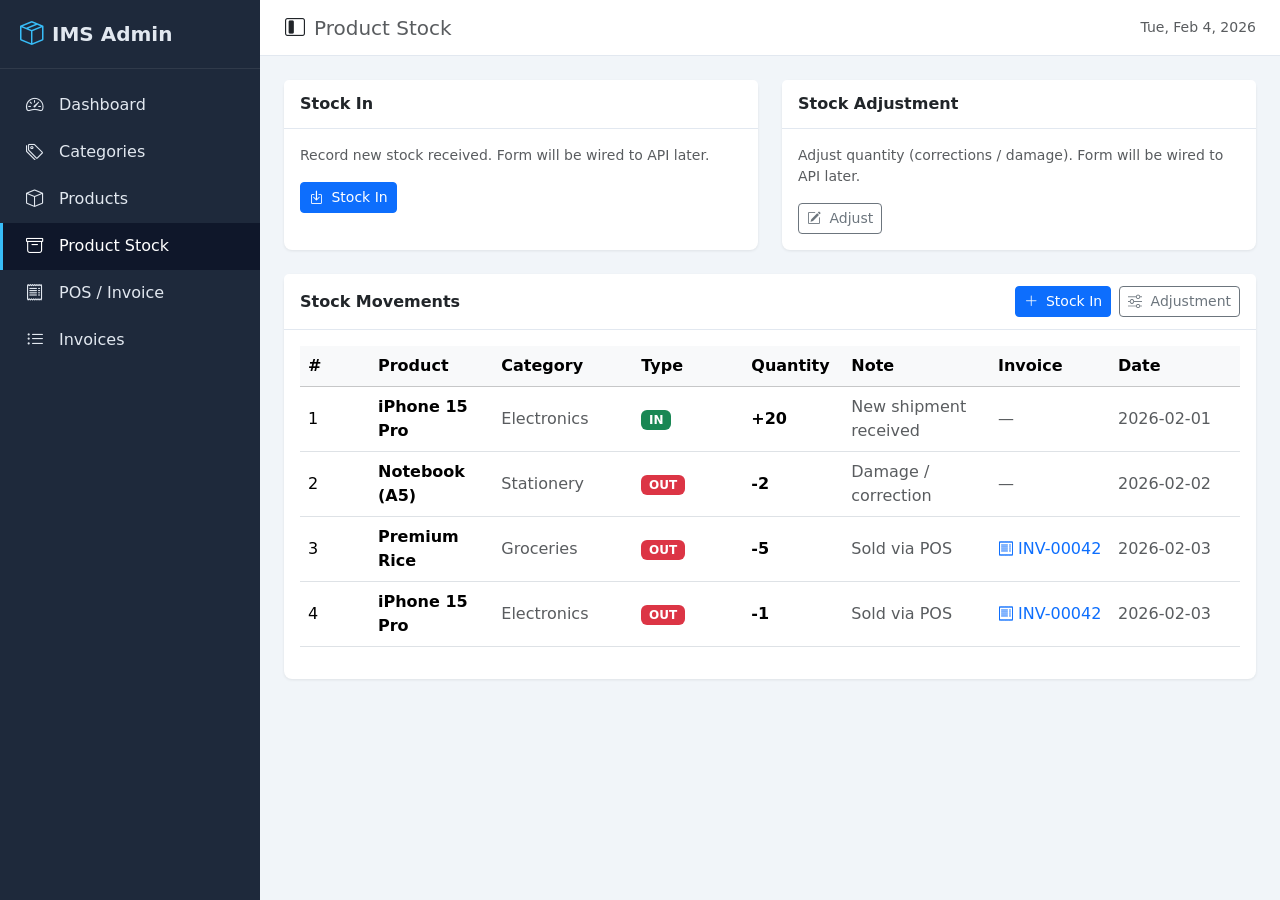
<file: HTML-Template IMS/stock.html>
<!DOCTYPE html>
<html lang="en">
<head>
    <meta charset="utf-8">
    <meta name="viewport" content="width=device-width, initial-scale=1">

    <title>Product Stock - IMS Admin</title>

    <!-- Bootstrap 5 CSS (CDN) -->
    <link href="https://cdn.jsdelivr.net/npm/bootstrap@5.3.2/dist/css/bootstrap.min.css" rel="stylesheet">
    <!-- Bootstrap Icons -->
    <link href="https://cdn.jsdelivr.net/npm/bootstrap-icons@1.11.1/font/bootstrap-icons.css" rel="stylesheet">
    <!-- Admin layout CSS -->
    <link href="css/admin.css" rel="stylesheet">
</head>
<body>
    <div class="admin-wrapper">
        <!-- Sidebar -->
        <aside class="admin-sidebar" id="adminSidebar">
            <div class="sidebar-brand">
                <i class="bi bi-box-seam"></i>
                <span>IMS Admin</span>
            </div>
            <nav class="nav flex-column">
                <a class="nav-link" href="dashboard.html">
                    <i class="bi bi-speedometer2"></i>
                    <span>Dashboard</span>
                </a>
                <a class="nav-link" href="categories.html">
                    <i class="bi bi-tags"></i>
                    <span>Categories</span>
                </a>
                <a class="nav-link" href="products.html">
                    <i class="bi bi-box"></i>
                    <span>Products</span>
                </a>
                <a class="nav-link active" href="stock.html">
                    <i class="bi bi-archive"></i>
                    <span>Product Stock</span>
                </a>
                <a class="nav-link" href="pos.html">
                    <i class="bi bi-receipt"></i>
                    <span>POS / Invoice</span>
                </a>
                <a class="nav-link" href="invoices.html">
                    <i class="bi bi-list-ul"></i>
                    <span>Invoices</span>
                </a>
            </nav>
        </aside>

        <!-- Main content area -->
        <main class="admin-main">
            <header class="admin-header">
                <div class="d-flex align-items-center gap-2">
                    <button class="btn btn-link d-none d-lg-inline p-0 text-dark" type="button" id="sidebarCollapseToggle" aria-label="Collapse sidebar">
                        <i class="bi bi-layout-sidebar-inset fs-5"></i>
                    </button>
                    <button class="btn btn-link d-lg-none p-0 text-dark" type="button" id="sidebarToggle" aria-label="Toggle sidebar">
                        <i class="bi bi-list fs-4"></i>
                    </button>
                    <h1 class="h5 mb-0 text-muted">Product Stock</h1>
                </div>
                <div class="d-flex align-items-center gap-2">
                    <span class="text-muted small">Tue, Feb 4, 2026</span>
                </div>
            </header>

            <div class="admin-content">
                <div class="row g-4 mb-4">
                    <div class="col-md-6">
                        <div class="card h-100">
                            <div class="card-header">Stock In</div>
                            <div class="card-body">
                                <p class="text-muted small">Record new stock received. Form will be wired to API later.</p>
                                <button type="button" class="btn btn-primary btn-sm" data-bs-toggle="modal" data-bs-target="#stockInModal">
                                    <i class="bi bi-box-arrow-in-down me-1"></i> Stock In
                                </button>
                            </div>
                        </div>
                    </div>
                    <div class="col-md-6">
                        <div class="card h-100">
                            <div class="card-header">Stock Adjustment</div>
                            <div class="card-body">
                                <p class="text-muted small">Adjust quantity (corrections / damage). Form will be wired to API later.</p>
                                <button type="button" class="btn btn-outline-secondary btn-sm" data-bs-toggle="modal" data-bs-target="#stockAdjustModal">
                                    <i class="bi bi-pencil-square me-1"></i> Adjust
                                </button>
                            </div>
                        </div>
                    </div>
                </div>

                <div class="card">
                    <div class="card-header d-flex justify-content-between align-items-center flex-wrap gap-2">
                        <span>Stock Movements</span>
                        <div class="d-flex gap-2">
                            <button type="button" class="btn btn-sm btn-primary" data-bs-toggle="modal" data-bs-target="#stockInModal">
                                <i class="bi bi-plus-lg me-1"></i> Stock In
                            </button>
                            <button type="button" class="btn btn-sm btn-outline-secondary" data-bs-toggle="modal" data-bs-target="#stockAdjustModal">
                                <i class="bi bi-sliders me-1"></i> Adjustment
                            </button>
                        </div>
                    </div>
                    <div class="card-body">
                        <div class="table-responsive">
                            <table class="table table-hover align-middle">
                                <thead class="table-light">
                                    <tr>
                                        <th style="width: 70px;">#</th>
                                        <th>Product</th>
                                        <th style="width: 140px;">Category</th>
                                        <th style="width: 110px;">Type</th>
                                        <th style="width: 100px;">Quantity</th>
                                        <th>Note</th>
                                        <th style="width: 120px;">Invoice</th>
                                        <th style="width: 130px;">Date</th>
                                    </tr>
                                </thead>
                                <tbody>
                                    <!-- Static demo data (design only) -->
                                    <tr>
                                        <td>1</td>
                                        <td class="fw-semibold">iPhone 15 Pro</td>
                                        <td class="text-muted">Electronics</td>
                                        <td><span class="badge text-bg-success">IN</span></td>
                                        <td class="fw-semibold">+20</td>
                                        <td class="text-muted">New shipment received</td>
                                        <td class="text-muted">—</td>
                                        <td class="text-muted">2026-02-01</td>
                                    </tr>
                                    <tr>
                                        <td>2</td>
                                        <td class="fw-semibold">Notebook (A5)</td>
                                        <td class="text-muted">Stationery</td>
                                        <td><span class="badge text-bg-danger">OUT</span></td>
                                        <td class="fw-semibold">-2</td>
                                        <td class="text-muted">Damage / correction</td>
                                        <td class="text-muted">—</td>
                                        <td class="text-muted">2026-02-02</td>
                                    </tr>
                                    <tr>
                                        <td>3</td>
                                        <td class="fw-semibold">Premium Rice</td>
                                        <td class="text-muted">Groceries</td>
                                        <td><span class="badge text-bg-danger">OUT</span></td>
                                        <td class="fw-semibold">-5</td>
                                        <td class="text-muted">Sold via POS</td>
                                        <td>
                                            <a href="#" class="text-decoration-none">
                                                <i class="bi bi-receipt me-1"></i>INV-00042
                                            </a>
                                        </td>
                                        <td class="text-muted">2026-02-03</td>
                                    </tr>
                                    <tr>
                                        <td>4</td>
                                        <td class="fw-semibold">iPhone 15 Pro</td>
                                        <td class="text-muted">Electronics</td>
                                        <td><span class="badge text-bg-danger">OUT</span></td>
                                        <td class="fw-semibold">-1</td>
                                        <td class="text-muted">Sold via POS</td>
                                        <td>
                                            <a href="#" class="text-decoration-none">
                                                <i class="bi bi-receipt me-1"></i>INV-00042
                                            </a>
                                        </td>
                                        <td class="text-muted">2026-02-03</td>
                                    </tr>
                                </tbody>
                            </table>
                        </div>
                    </div>
                </div>

                <!-- Stock In Modal -->
                <div class="modal fade" id="stockInModal" tabindex="-1" aria-hidden="true">
                    <div class="modal-dialog modal-lg modal-dialog-centered">
                        <div class="modal-content">
                            <form action="#" method="POST" onsubmit="return false;">
                                <div class="modal-header">
                                    <h5 class="modal-title">Stock In</h5>
                                    <button type="button" class="btn-close" data-bs-dismiss="modal" aria-label="Close"></button>
                                </div>
                                <div class="modal-body">
                                    <div class="row g-3">
                                        <div class="col-md-8">
                                            <label class="form-label" for="stockInProductId">Product <span class="text-danger">*</span></label>
                                            <select name="product_id" id="stockInProductId" class="form-select" required>
                                                <option value="" selected disabled>Select product</option>
                                                <option value="1">iPhone 15 Pro (Electronics)</option>
                                                <option value="2">Notebook (A5) (Stationery)</option>
                                                <option value="3">Premium Rice (Groceries)</option>
                                            </select>
                                        </div>
                                        <div class="col-md-4">
                                            <label class="form-label" for="stockInQuantity">Quantity <span class="text-danger">*</span></label>
                                            <input type="number" name="quantity" id="stockInQuantity" class="form-control" min="1" placeholder="e.g. 10" required>
                                        </div>
                                        <div class="col-12">
                                            <label class="form-label" for="stockInNote">Note</label>
                                            <textarea name="note" id="stockInNote" class="form-control" rows="3" placeholder="e.g. New shipment received"></textarea>
                                        </div>
                                    </div>
                                </div>
                                <div class="modal-footer">
                                    <button type="button" class="btn btn-outline-secondary" data-bs-dismiss="modal">Cancel</button>
                                    <button type="button" class="btn btn-primary" data-bs-dismiss="modal">
                                        <i class="bi bi-check2-circle me-1"></i> Save
                                    </button>
                                </div>
                            </form>
                        </div>
                    </div>
                </div>

                <!-- Stock Adjustment Modal -->
                <div class="modal fade" id="stockAdjustModal" tabindex="-1" aria-hidden="true">
                    <div class="modal-dialog modal-lg modal-dialog-centered">
                        <div class="modal-content">
                            <form action="#" method="POST" onsubmit="return false;">
                                <div class="modal-header">
                                    <h5 class="modal-title">Stock Adjustment</h5>
                                    <button type="button" class="btn-close" data-bs-dismiss="modal" aria-label="Close"></button>
                                </div>
                                <div class="modal-body">
                                    <div class="row g-3">
                                        <div class="col-md-8">
                                            <label class="form-label" for="stockAdjustProductId">Product <span class="text-danger">*</span></label>
                                            <select name="product_id" id="stockAdjustProductId" class="form-select" required>
                                                <option value="" selected disabled>Select product</option>
                                                <option value="1">iPhone 15 Pro (Electronics)</option>
                                                <option value="2">Notebook (A5) (Stationery)</option>
                                                <option value="3">Premium Rice (Groceries)</option>
                                            </select>
                                        </div>
                                        <div class="col-md-4">
                                            <label class="form-label" for="stockAdjustQuantity">Quantity <span class="text-danger">*</span></label>
                                            <input type="number" name="quantity" id="stockAdjustQuantity" class="form-control" min="1" placeholder="e.g. 2" required>
                                        </div>
                                        <div class="col-12">
                                            <label class="form-label" for="stockAdjustType">Type <span class="text-danger">*</span></label>
                                            <select name="type" id="stockAdjustType" class="form-select" required>
                                                <option value="OUT" selected>OUT (decrease stock)</option>
                                                <option value="IN">IN (increase stock)</option>
                                            </select>
                                        </div>
                                        <div class="col-12">
                                            <label class="form-label" for="stockAdjustNote">Note</label>
                                            <textarea name="note" id="stockAdjustNote" class="form-control" rows="3" placeholder="e.g. Damaged items, inventory correction"></textarea>
                                        </div>
                                    </div>
                                </div>
                                <div class="modal-footer">
                                    <button type="button" class="btn btn-outline-secondary" data-bs-dismiss="modal">Cancel</button>
                                    <button type="button" class="btn btn-primary" data-bs-dismiss="modal">
                                        <i class="bi bi-check2-circle me-1"></i> Save
                                    </button>
                                </div>
                            </form>
                        </div>
                    </div>
                </div>

            </div>
        </main>
    </div>

    <!-- Bootstrap 5 JS (CDN) -->
    <script src="https://cdn.jsdelivr.net/npm/bootstrap@5.3.2/dist/js/bootstrap.bundle.min.js"></script>
    <!-- Admin layout JS -->
    <script src="js/admin.js"></script>
</body>
</html>
</file>
<file: HTML-Template IMS/css/admin.css>
/* Admin layout - IMS */

:root {
    --sidebar-width: 260px;
    --sidebar-collapsed-width: 76px;
    --sidebar-bg: #1e293b;
    --sidebar-text: #e2e8f0;
    --sidebar-hover: #334155;
    --sidebar-active: #0f172a;
    --header-height: 56px;
}

body {
    min-height: 100vh;
    background-color: #f1f5f9;
    font-family: system-ui, -apple-system, sans-serif;
}

.admin-wrapper {
    display: flex;
    min-height: 100vh;
}

.admin-sidebar {
    width: var(--sidebar-width);
    min-width: var(--sidebar-width);
    background: var(--sidebar-bg);
    color: var(--sidebar-text);
    position: fixed;
    top: 0;
    left: 0;
    height: 100vh;
    z-index: 1030;
    transition: transform 0.2s ease, width 0.2s ease;
    overflow-y: auto;
}

.admin-sidebar .sidebar-brand {
    padding: 1rem 1.25rem;
    font-size: 1.25rem;
    font-weight: 700;
    border-bottom: 1px solid rgba(255, 255, 255, 0.08);
    display: flex;
    align-items: center;
    gap: 0.5rem;
}

.admin-sidebar .sidebar-brand i {
    font-size: 1.5rem;
    color: #38bdf8;
}

.admin-sidebar .nav {
    padding: 0.75rem 0;
}

.admin-sidebar .nav-link {
    color: var(--sidebar-text);
    padding: 0.65rem 1.25rem;
    display: flex;
    align-items: center;
    gap: 0.75rem;
    border-left: 3px solid transparent;
}

.admin-sidebar .nav-link:hover {
    background: var(--sidebar-hover);
    color: #fff;
}

.admin-sidebar .nav-link.active {
    background: var(--sidebar-active);
    color: #fff;
    border-left-color: #38bdf8;
}

.admin-sidebar .nav-link i {
    font-size: 1.1rem;
    width: 1.5rem;
    text-align: center;
}

.admin-main {
    flex: 1;
    margin-left: var(--sidebar-width);
    display: flex;
    flex-direction: column;
    min-height: 100vh;
    transition: margin-left 0.2s ease;
}

.admin-header {
    height: var(--header-height);
    background: #fff;
    border-bottom: 1px solid #e2e8f0;
    padding: 0 1.5rem;
    display: flex;
    align-items: center;
    justify-content: space-between;
}

.admin-content {
    flex: 1;
    padding: 1.5rem;
}

.admin-content .card {
    border: none;
    box-shadow: 0 1px 3px rgba(0, 0, 0, 0.08);
    border-radius: 0.5rem;
}

.admin-content .card-header {
    background: #fff;
    border-bottom: 1px solid #e2e8f0;
    font-weight: 600;
    padding: 0.75rem 1rem;
}

/* Add Product modal sections */
.product-modal-section-title {
    letter-spacing: 0.05em;
    padding-bottom: 0.25rem;
    border-bottom: 1px solid #e2e8f0;
}

/* POS specific styles */
.pos-product-card {
    cursor: pointer;
    transition: transform 0.1s ease, box-shadow 0.1s ease;
    border: 1px solid #e2e8f0;
}
.pos-product-card:hover {
    transform: translateY(-2px);
    box-shadow: 0 4px 12px rgba(0,0,0,0.1);
    border-color: #3b82f6;
}
.pos-product-card.out-of-stock {
    opacity: 0.6;
    cursor: not-allowed;
}
.pos-product-card .product-image {
    height: 80px;
    display: flex;
    align-items: center;
    justify-content: center;
    background: #f8fafc;
    border-radius: 0.375rem 0.375rem 0 0;
}
.pos-product-card .product-image i {
    font-size: 2rem;
    color: #94a3b8;
}
.pos-cart-item {
    border-bottom: 1px solid #e2e8f0;
    padding: 0.75rem 0;
}
.pos-cart-item:last-child {
    border-bottom: none;
}
.cart-sticky {
    position: sticky;
    top: 72px;
}

/* Desktop: collapsible sidebar (icon-only) */
@media (min-width: 992px) {
    body.sidebar-collapsed .admin-sidebar {
        width: var(--sidebar-collapsed-width);
        min-width: var(--sidebar-collapsed-width);
    }

    body.sidebar-collapsed .admin-main {
        margin-left: var(--sidebar-collapsed-width);
    }

    body.sidebar-collapsed .admin-sidebar .sidebar-brand span,
    body.sidebar-collapsed .admin-sidebar .nav-link span {
        display: none;
    }

    body.sidebar-collapsed .admin-sidebar .sidebar-brand {
        justify-content: center;
        padding-left: 0.75rem;
        padding-right: 0.75rem;
    }

    body.sidebar-collapsed .admin-sidebar .nav-link {
        justify-content: center;
        padding-left: 0.75rem;
        padding-right: 0.75rem;
        gap: 0;
    }

    body.sidebar-collapsed .admin-sidebar .nav-link i {
        width: auto;
    }
}

/* Mobile: sidebar offcanvas */
@media (max-width: 991.98px) {
    .admin-sidebar {
        transform: translateX(-100%);
    }

    .admin-sidebar.show {
        transform: translateX(0);
    }

    .admin-main {
        margin-left: 0;
    }
}
</file>
